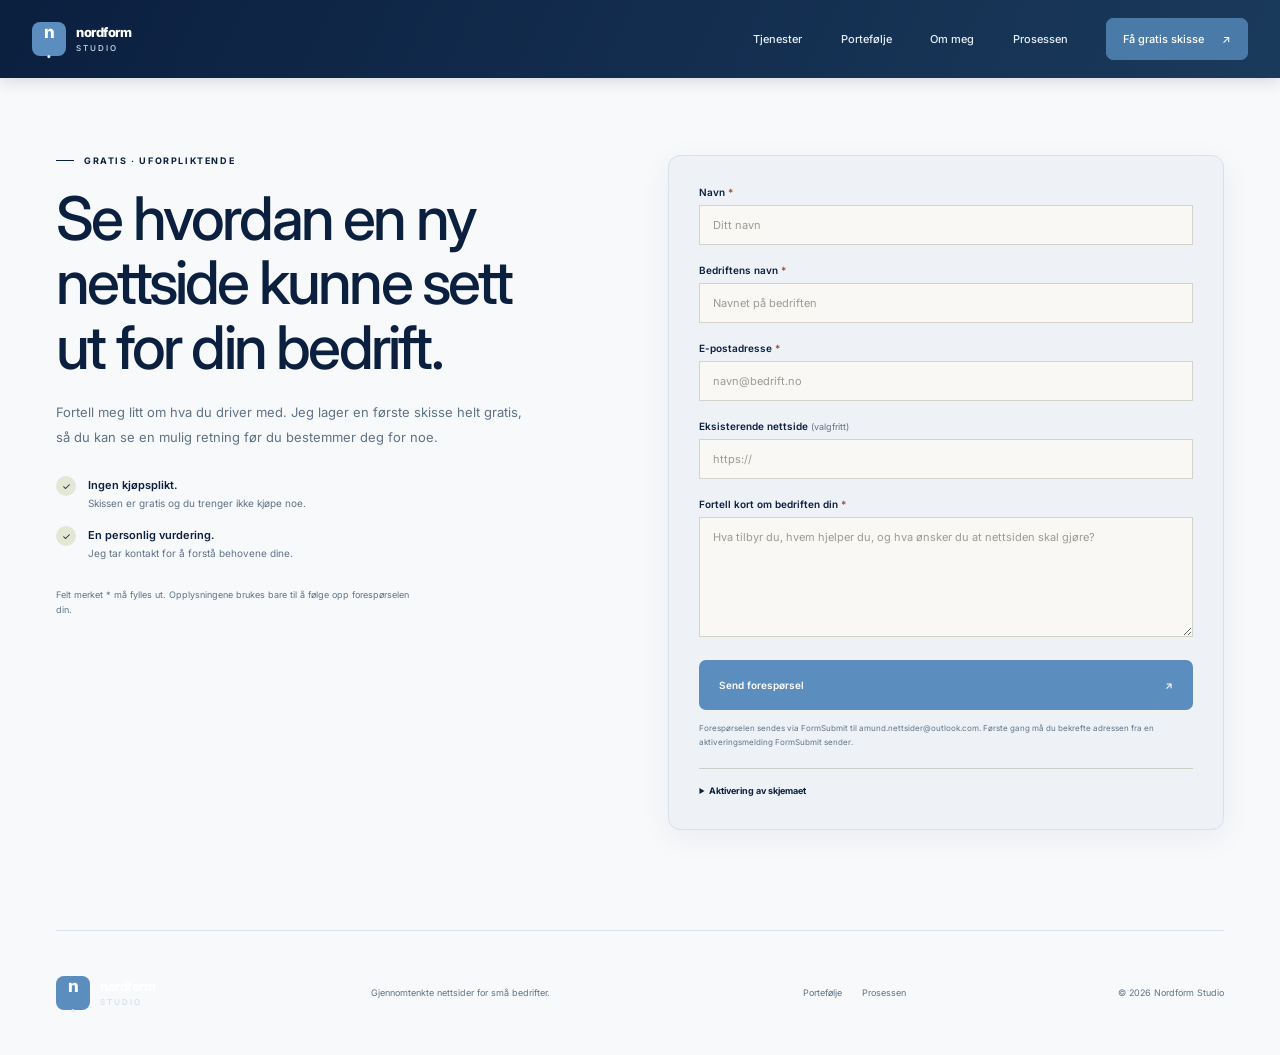
<file: kontakt.html>
<!doctype html>
<html lang="no"><head><meta charset="utf-8" /><meta name="viewport" content="width=device-width, initial-scale=1" /><meta name="description" content="Be om en gratis, uforpliktende skisse til en ny nettside for bedriften din. Ingen kjøpsplikt." /><meta name="theme-color" content="#0b1f3f" /><title>Gratis skisse og kontakt — Nordform</title><link rel="preconnect" href="https://fonts.googleapis.com" /><link rel="preconnect" href="https://fonts.gstatic.com" crossorigin /><link href="https://fonts.googleapis.com/css2?family=Inter:wght@400;500;600;700;800&display=swap" rel="stylesheet" /><link rel="stylesheet" href="styles.css" /></head>
<body><header class="site-header"><a class="brand" href="index.html" aria-label="Nordform — forsiden"><span class="brand-symbol">n<span>.</span></span><span class="brand-name">nordform<span>studio</span></span></a><button class="menu-toggle" type="button" aria-expanded="false" aria-controls="main-navigation" aria-label="Åpne meny"><span></span><span></span></button><nav class="main-navigation" id="main-navigation" aria-label="Hovedmeny"><a href="tjenester.html">Tjenester</a><a href="portefolje.html">Portefølje</a><a href="om.html">Om meg</a><a href="prosess.html">Prosessen</a><a class="nav-cta" href="kontakt.html">Få gratis skisse <span aria-hidden="true">↗</span></a></nav></header>
<main><section class="contact-layout page-width"><div class="contact-copy"><p class="eyebrow"><span></span> Gratis · Uforpliktende</p><h1>Se hvordan en ny nettside kunne sett ut <em>for din bedrift.</em></h1><p class="page-lead">Fortell meg litt om hva du driver med. Jeg lager en første skisse helt gratis, så du kan se en mulig retning før du bestemmer deg for noe.</p><div class="contact-promise"><span>✓</span><p><strong>Ingen kjøpsplikt.</strong><br />Skissen er gratis og du trenger ikke kjøpe noe.</p></div><div class="contact-promise"><span>✓</span><p><strong>En personlig vurdering.</strong><br />Jeg tar kontakt for å forstå behovene dine.</p></div><p class="contact-small">Felt merket * må fylles ut. Opplysningene brukes bare til å følge opp forespørselen din.</p></div>
<form class="contact-form" action="https://formsubmit.co/amund.nettsider@outlook.com" method="POST"><input type="hidden" name="_subject" value="Forespørsel om gratis nettsideskisse — Nordform" /><input type="hidden" name="_template" value="table" /><input type="hidden" name="_captcha" value="true" /><label for="name">Navn <span>*</span></label><input id="name" name="name" autocomplete="name" required maxlength="100" placeholder="Ditt navn" /><label for="business">Bedriftens navn <span>*</span></label><input id="business" name="business" autocomplete="organization" required maxlength="120" placeholder="Navnet på bedriften" /><label for="email">E-postadresse <span>*</span></label><input id="email" name="email" type="email" autocomplete="email" required maxlength="254" placeholder="navn@bedrift.no" /><label for="website">Eksisterende nettside <span class="optional">(valgfritt)</span></label><input id="website" name="website" type="url" autocomplete="url" maxlength="300" placeholder="https://" /><label for="description">Fortell kort om bedriften din <span>*</span></label><textarea id="description" name="description" required minlength="10" maxlength="2000" rows="5" placeholder="Hva tilbyr du, hvem hjelper du, og hva ønsker du at nettsiden skal gjøre?"></textarea><button class="button button-dark form-submit" type="submit">Send forespørsel <span aria-hidden="true">↗</span></button><p class="form-note">Forespørselen sendes via FormSubmit til amund.nettsider@outlook.com. Første gang må du bekrefte adressen fra en aktiveringsmelding FormSubmit sender.</p><details class="form-setup"><summary>Aktivering av skjemaet</summary><ol><li>Publiser nettsiden med denne adressen satt opp.</li><li>Send en testforespørsel fra kontaktskjemaet.</li><li>Åpne aktiveringsmeldingen fra FormSubmit på amund.nettsider@outlook.com og bekreft adressen. Deretter kan nye forespørsler leveres til innboksen.</li></ol><p>FormSubmit er en ekstern tjeneste. Skjemaet sender ikke til innboksen før adressen er bekreftet.</p></details></form></section></main>
<footer class="site-footer page-width"><a class="brand" href="index.html"><span class="brand-symbol">n<span>.</span></span><span class="brand-name">nordform<span>studio</span></span></a><p>Gjennomtenkte nettsider for små bedrifter.</p><div><a href="portefolje.html">Portefølje</a><a href="prosess.html">Prosessen</a></div><span class="copyright">© <span data-year></span> Nordform Studio</span></footer><script src="script.js"></script></body></html>
</file>
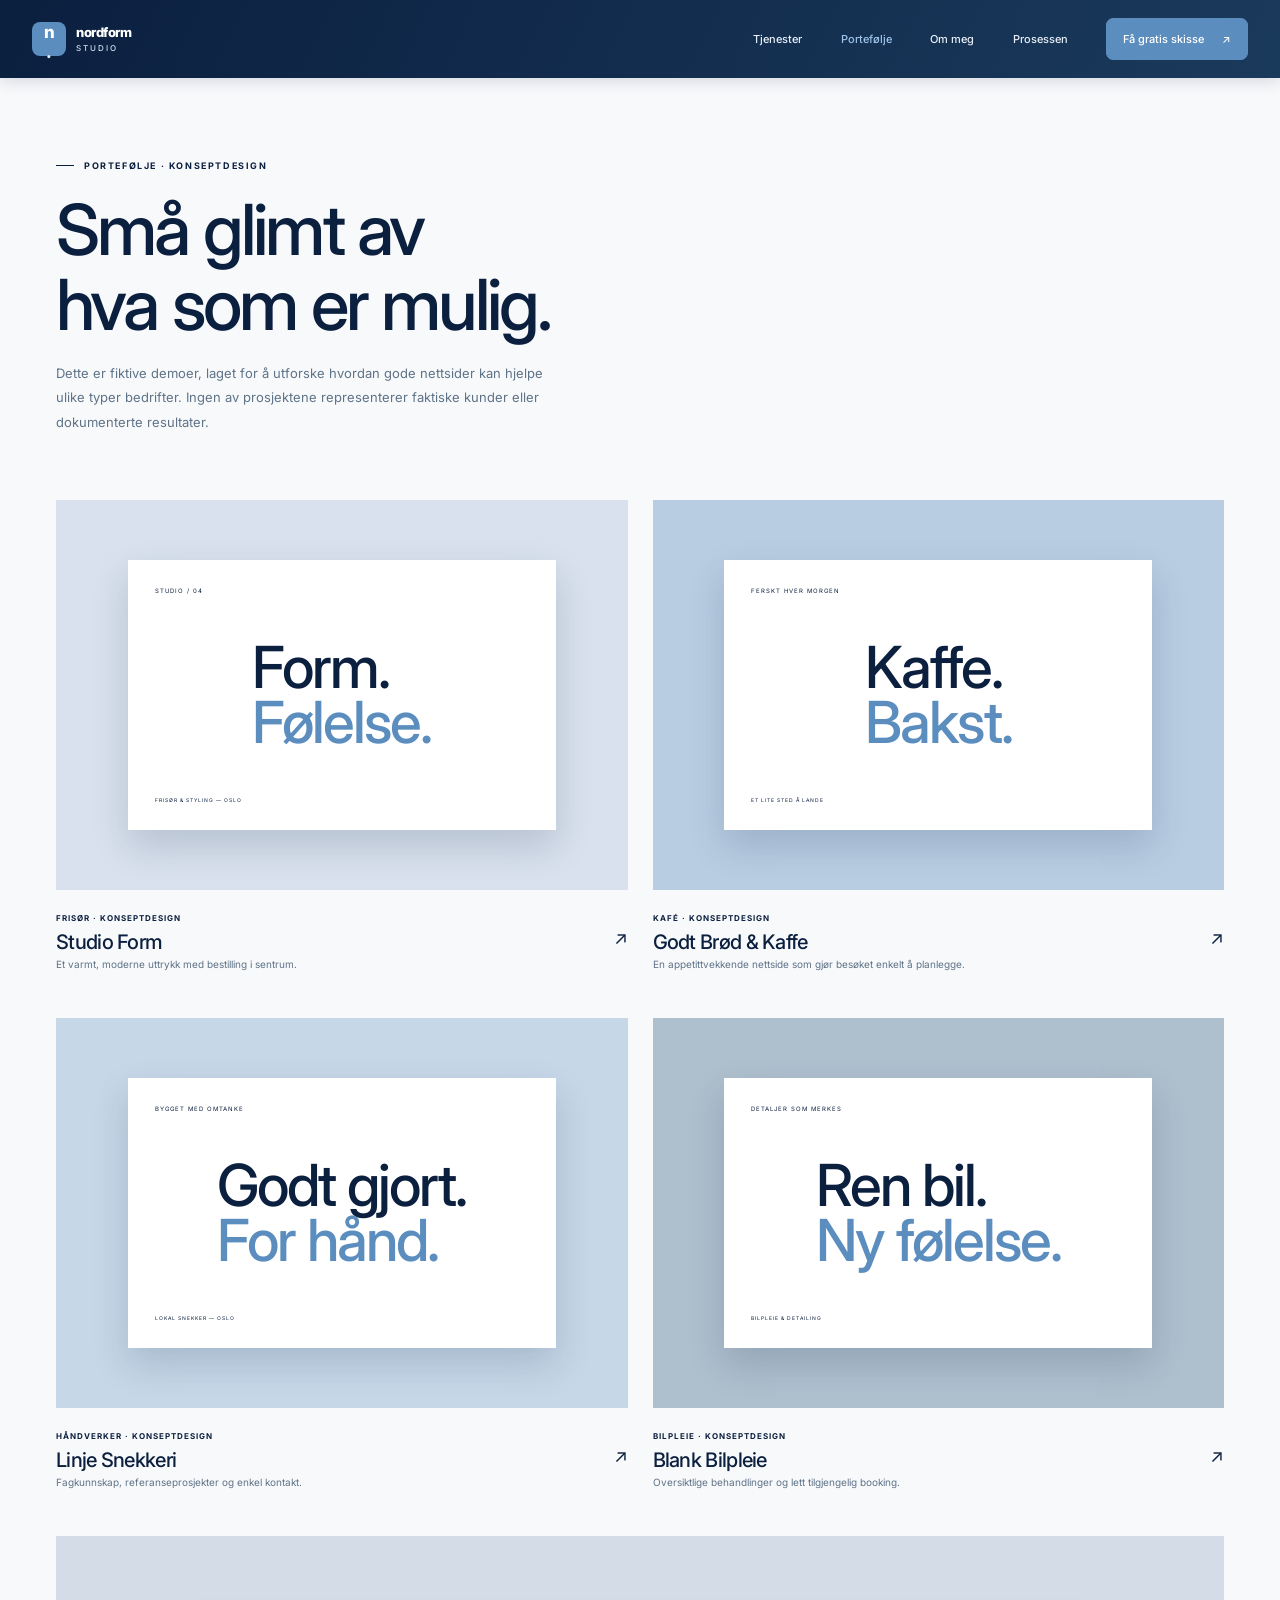
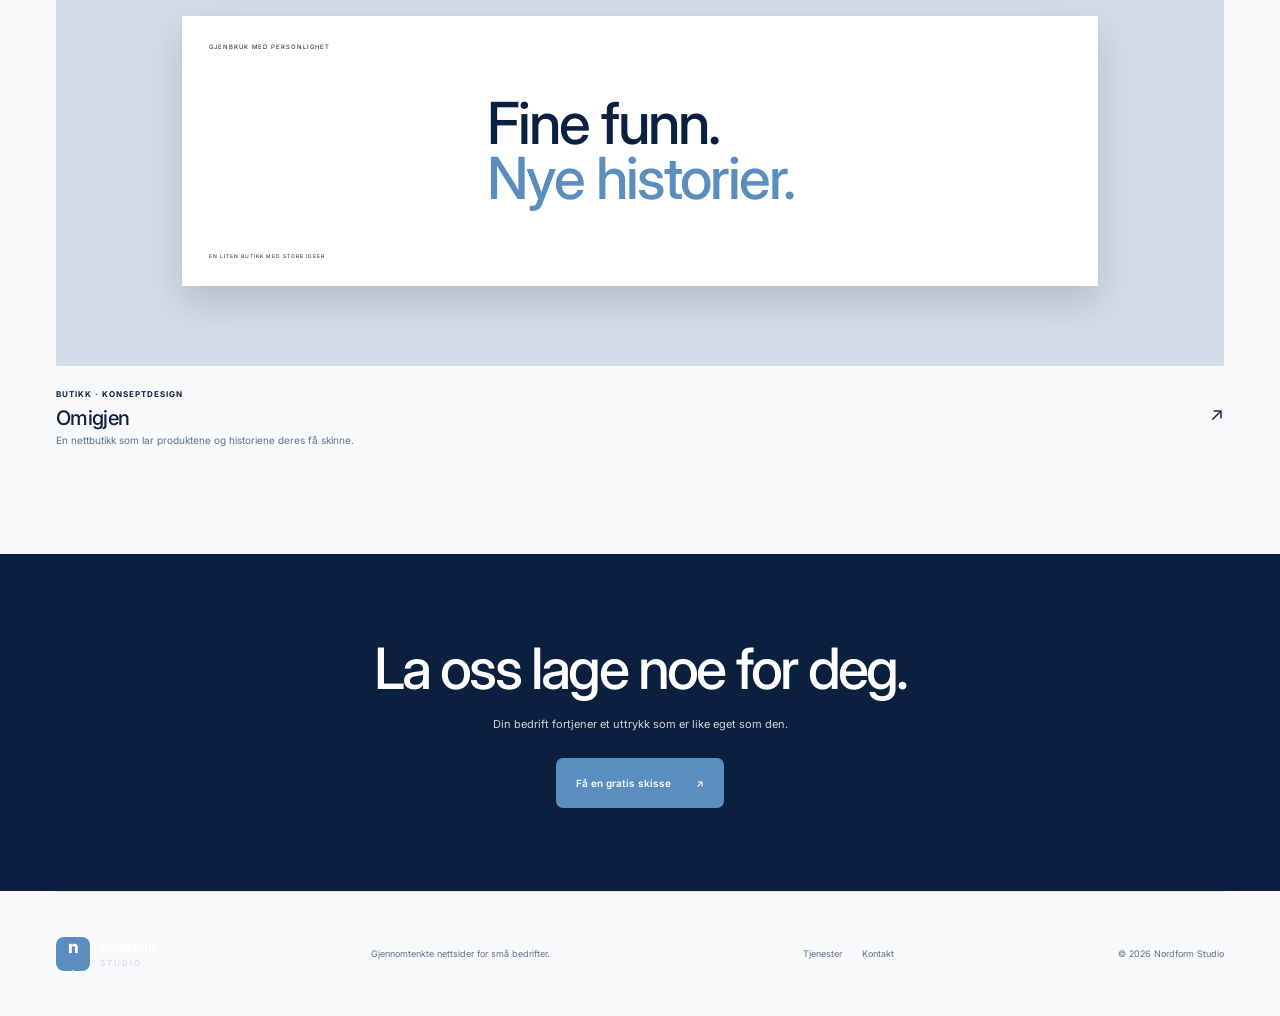
<file: portefolje.html>
<!doctype html>
<html lang="no"><head><meta charset="utf-8" /><meta name="viewport" content="width=device-width, initial-scale=1" /><meta name="description" content="Utforsk Nordforms konseptdesign for frisør, kafé, håndverker, bilpleie og butikk. Alle prosjektene er tydelig merket demo." /><meta name="theme-color" content="#0b1f3f" /><title>Portefølje — Nordform</title><link rel="preconnect" href="https://fonts.googleapis.com" /><link rel="preconnect" href="https://fonts.gstatic.com" crossorigin /><link href="https://fonts.googleapis.com/css2?family=Inter:wght@400;500;600;700;800&display=swap" rel="stylesheet" /><link rel="stylesheet" href="styles.css" /></head>
<body><header class="site-header"><a class="brand" href="index.html" aria-label="Nordform — forsiden"><span class="brand-symbol">n<span>.</span></span><span class="brand-name">nordform<span>studio</span></span></a><button class="menu-toggle" type="button" aria-expanded="false" aria-controls="main-navigation" aria-label="Åpne meny"><span></span><span></span></button><nav class="main-navigation" id="main-navigation" aria-label="Hovedmeny"><a href="tjenester.html">Tjenester</a><a href="portefolje.html">Portefølje</a><a href="om.html">Om meg</a><a href="prosess.html">Prosessen</a><a class="nav-cta" href="kontakt.html">Få gratis skisse <span aria-hidden="true">↗</span></a></nav></header>
<main><section class="page-hero page-width portfolio-hero"><p class="eyebrow"><span></span> Portefølje · Konseptdesign</p><h1>Små glimt av<br /><em>hva som er mulig.</em></h1><p class="page-lead">Dette er fiktive demoer, laget for å utforske hvordan gode nettsider kan hjelpe ulike typer bedrifter. Ingen av prosjektene representerer faktiske kunder eller dokumenterte resultater.</p></section>
<section class="portfolio-grid page-width"><a class="portfolio-card" href="prosjekt.html?prosjekt=frisor"><div class="portfolio-art work-frisor"><div class="mini-site"><span>STUDIO / 04</span><strong>Form.<br /><i>Følelse.</i></strong><small>FRISØR &amp; STYLING — OSLO</small></div></div><div class="portfolio-caption"><div><span>FRISØR · KONSEPTDESIGN</span><h2>Studio Form</h2><p>Et varmt, moderne uttrykk med bestilling i sentrum.</p></div><b>↗</b></div></a><a class="portfolio-card" href="prosjekt.html?prosjekt=kafe"><div class="portfolio-art work-kafe"><div class="mini-site"><span>FERSKT HVER MORGEN</span><strong>Kaffe.<br /><i>Bakst.</i></strong><small>ET LITE STED Å LANDE</small></div></div><div class="portfolio-caption"><div><span>KAFÉ · KONSEPTDESIGN</span><h2>Godt Brød &amp; Kaffe</h2><p>En appetittvekkende nettside som gjør besøket enkelt å planlegge.</p></div><b>↗</b></div></a><a class="portfolio-card" href="prosjekt.html?prosjekt=handverker"><div class="portfolio-art work-handverker"><div class="mini-site"><span>BYGGET MED OMTANKE</span><strong>Godt gjort.<br /><i>For hånd.</i></strong><small>LOKAL SNEKKER — OSLO</small></div></div><div class="portfolio-caption"><div><span>HÅNDVERKER · KONSEPTDESIGN</span><h2>Linje Snekkeri</h2><p>Fagkunnskap, referanseprosjekter og enkel kontakt.</p></div><b>↗</b></div></a><a class="portfolio-card" href="prosjekt.html?prosjekt=bilpleie"><div class="portfolio-art work-bilpleie"><div class="mini-site"><span>DETALJER SOM MERKES</span><strong>Ren bil.<br /><i>Ny følelse.</i></strong><small>BILPLEIE &amp; DETAILING</small></div></div><div class="portfolio-caption"><div><span>BILPLEIE · KONSEPTDESIGN</span><h2>Blank Bilpleie</h2><p>Oversiktlige behandlinger og lett tilgjengelig booking.</p></div><b>↗</b></div></a><a class="portfolio-card portfolio-card-wide" href="prosjekt.html?prosjekt=butikk"><div class="portfolio-art work-butikk"><div class="mini-site"><span>GJENBRUK MED PERSONLIGHET</span><strong>Fine funn.<br /><i>Nye historier.</i></strong><small>EN LITEN BUTIKK MED STORE IDEER</small></div></div><div class="portfolio-caption"><div><span>BUTIKK · KONSEPTDESIGN</span><h2>Omigjen</h2><p>En nettbutikk som lar produktene og historiene deres få skinne.</p></div><b>↗</b></div></a></section>
<section class="page-cta"><h2>La oss lage noe for deg.</h2><p>Din bedrift fortjener et uttrykk som er like eget som den.</p><a class="button button-light" href="kontakt.html">Få en gratis skisse <span aria-hidden="true">↗</span></a></section></main>
<footer class="site-footer page-width"><a class="brand" href="index.html"><span class="brand-symbol">n<span>.</span></span><span class="brand-name">nordform<span>studio</span></span></a><p>Gjennomtenkte nettsider for små bedrifter.</p><div><a href="tjenester.html">Tjenester</a><a href="kontakt.html">Kontakt</a></div><span class="copyright">© <span data-year></span> Nordform Studio</span></footer><script src="script.js"></script></body></html>
</file>
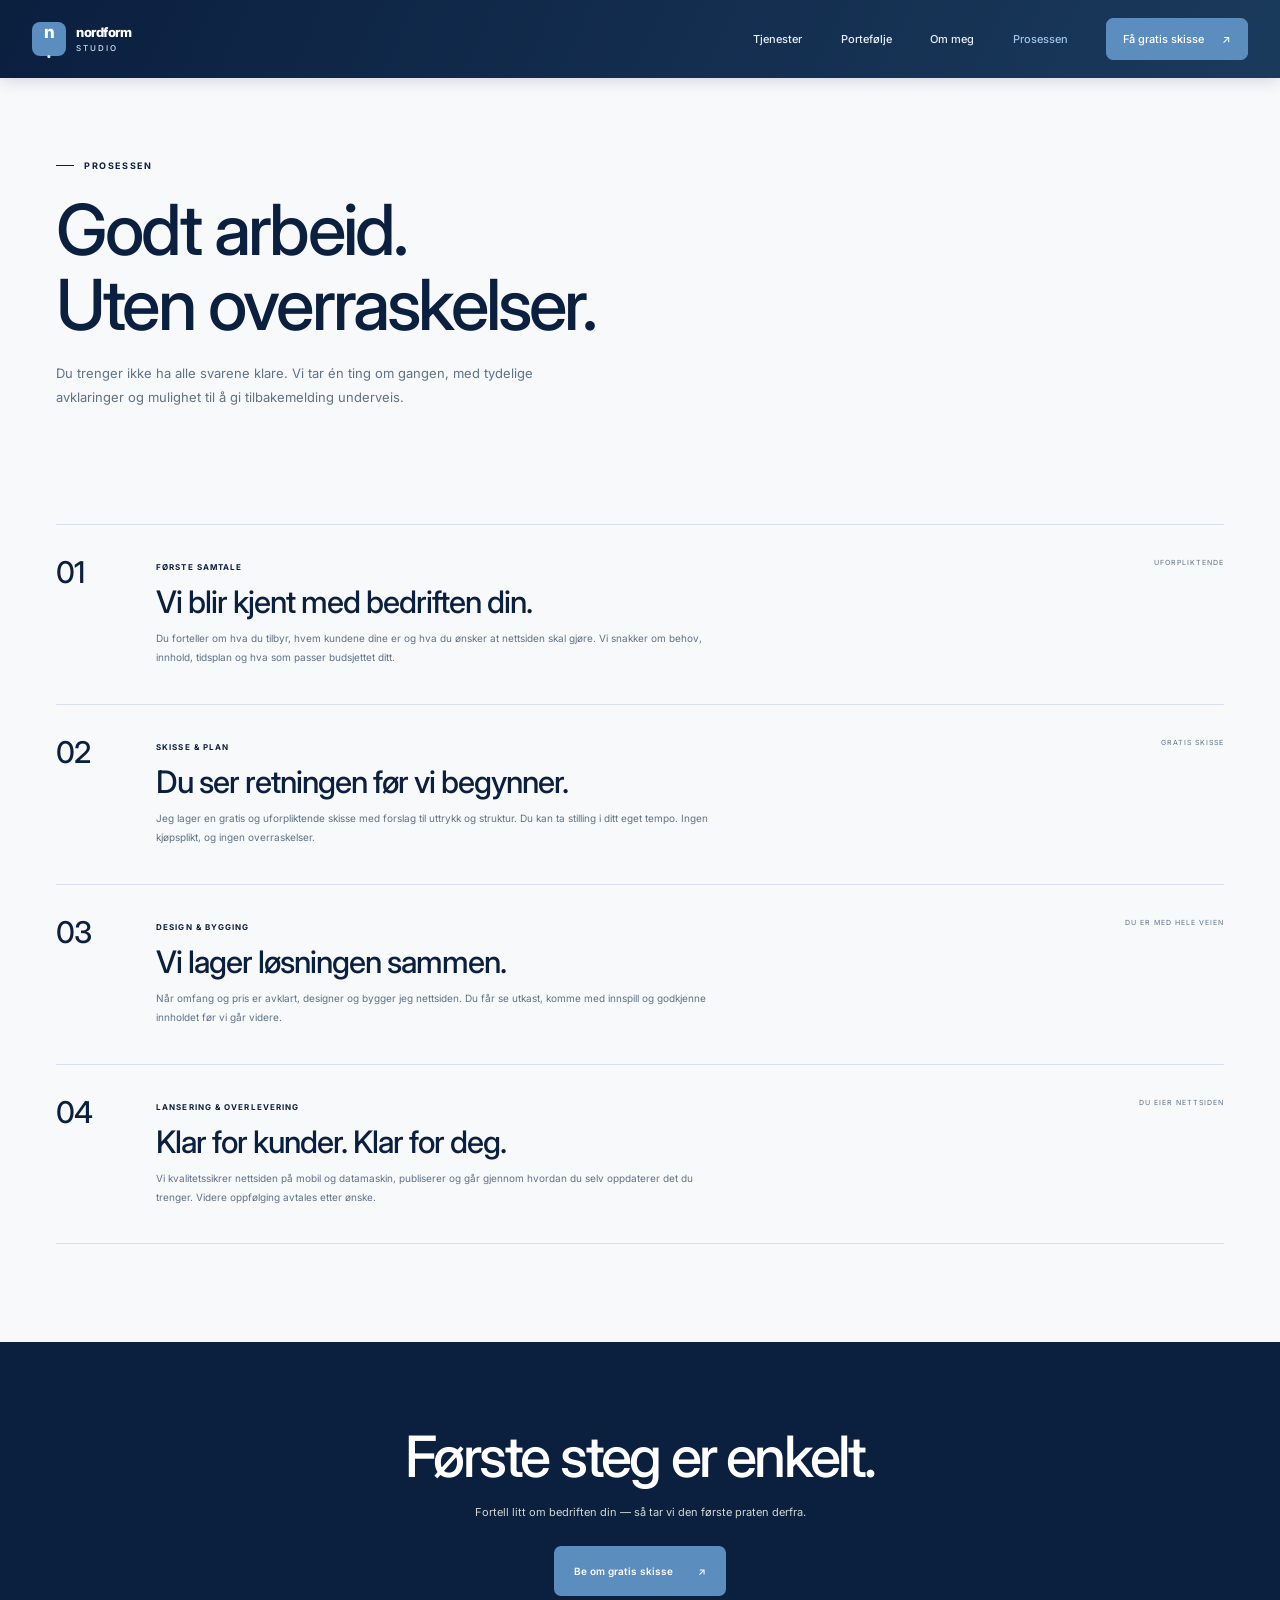
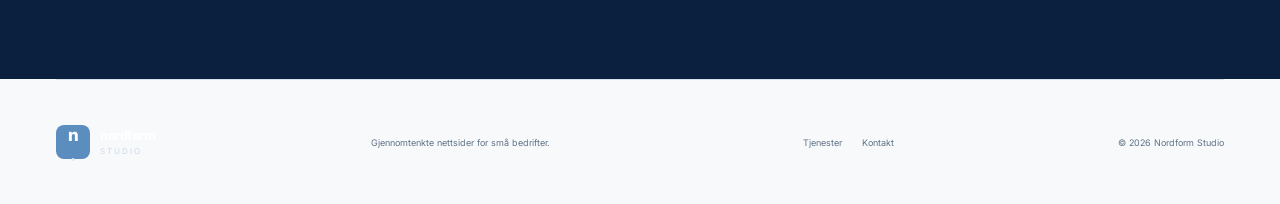
<file: prosess.html>
<!doctype html>
<html lang="no"><head><meta charset="utf-8" /><meta name="viewport" content="width=device-width, initial-scale=1" /><meta name="description" content="Slik går vi fra første samtale til ferdig nettside — fire enkle og oversiktlige steg." /><meta name="theme-color" content="#0b1f3f" /><title>Prosessen — Nordform</title><link rel="preconnect" href="https://fonts.googleapis.com" /><link rel="preconnect" href="https://fonts.gstatic.com" crossorigin /><link href="https://fonts.googleapis.com/css2?family=Inter:wght@400;500;600;700;800&display=swap" rel="stylesheet" /><link rel="stylesheet" href="styles.css" /></head>
<body><header class="site-header"><a class="brand" href="index.html" aria-label="Nordform — forsiden"><span class="brand-symbol">n<span>.</span></span><span class="brand-name">nordform<span>studio</span></span></a><button class="menu-toggle" type="button" aria-expanded="false" aria-controls="main-navigation" aria-label="Åpne meny"><span></span><span></span></button><nav class="main-navigation" id="main-navigation" aria-label="Hovedmeny"><a href="tjenester.html">Tjenester</a><a href="portefolje.html">Portefølje</a><a href="om.html">Om meg</a><a href="prosess.html">Prosessen</a><a class="nav-cta" href="kontakt.html">Få gratis skisse <span aria-hidden="true">↗</span></a></nav></header>
<main><section class="page-hero page-width"><p class="eyebrow"><span></span> Prosessen</p><h1>Godt arbeid.<br /><em>Uten overraskelser.</em></h1><p class="page-lead">Du trenger ikke ha alle svarene klare. Vi tar én ting om gangen, med tydelige avklaringer og mulighet til å gi tilbakemelding underveis.</p></section>
<section class="process-section"><div class="page-width process-list"><article class="process-step"><span class="process-number">01</span><div><span class="service-number">FØRSTE SAMTALE</span><h2>Vi blir kjent med bedriften din.</h2><p>Du forteller om hva du tilbyr, hvem kundene dine er og hva du ønsker at nettsiden skal gjøre. Vi snakker om behov, innhold, tidsplan og hva som passer budsjettet ditt.</p></div><span class="step-note">UFORPLIKTENDE</span></article><article class="process-step"><span class="process-number">02</span><div><span class="service-number">SKISSE &amp; PLAN</span><h2>Du ser retningen før vi begynner.</h2><p>Jeg lager en gratis og uforpliktende skisse med forslag til uttrykk og struktur. Du kan ta stilling i ditt eget tempo. Ingen kjøpsplikt, og ingen overraskelser.</p></div><span class="step-note">GRATIS SKISSE</span></article><article class="process-step"><span class="process-number">03</span><div><span class="service-number">DESIGN &amp; BYGGING</span><h2>Vi lager løsningen sammen.</h2><p>Når omfang og pris er avklart, designer og bygger jeg nettsiden. Du får se utkast, komme med innspill og godkjenne innholdet før vi går videre.</p></div><span class="step-note">DU ER MED HELE VEIEN</span></article><article class="process-step"><span class="process-number">04</span><div><span class="service-number">LANSERING &amp; OVERLEVERING</span><h2>Klar for kunder. Klar for deg.</h2><p>Vi kvalitetssikrer nettsiden på mobil og datamaskin, publiserer og går gjennom hvordan du selv oppdaterer det du trenger. Videre oppfølging avtales etter ønske.</p></div><span class="step-note">DU EIER NETTSIDEN</span></article></div></section>
<section class="page-cta"><h2>Første steg er enkelt.</h2><p>Fortell litt om bedriften din — så tar vi den første praten derfra.</p><a class="button button-light" href="kontakt.html">Be om gratis skisse <span aria-hidden="true">↗</span></a></section></main>
<footer class="site-footer page-width"><a class="brand" href="index.html"><span class="brand-symbol">n<span>.</span></span><span class="brand-name">nordform<span>studio</span></span></a><p>Gjennomtenkte nettsider for små bedrifter.</p><div><a href="tjenester.html">Tjenester</a><a href="kontakt.html">Kontakt</a></div><span class="copyright">© <span data-year></span> Nordform Studio</span></footer><script src="script.js"></script></body></html>
</file>
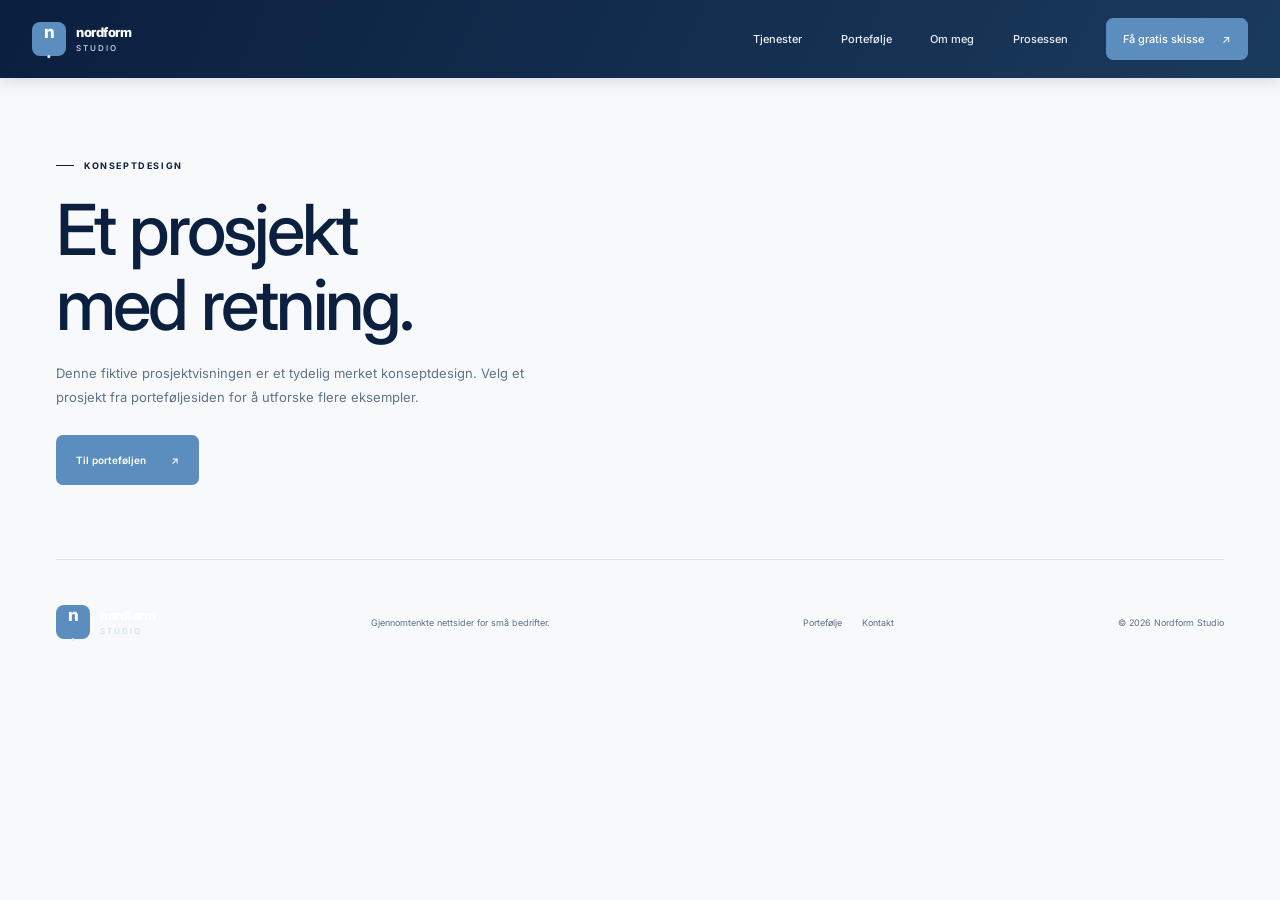
<file: prosjekt.html>
<!doctype html>
<html lang="no"><head><meta charset="utf-8" /><meta name="viewport" content="width=device-width, initial-scale=1" /><meta name="description" content="Utforsk konseptdesign fra Nordform, med desktop- og mobilvisning, designidé og funksjoner." /><meta name="theme-color" content="#0b1f3f" /><title>Prosjekt — Nordform</title><link rel="preconnect" href="https://fonts.googleapis.com" /><link rel="preconnect" href="https://fonts.gstatic.com" crossorigin /><link href="https://fonts.googleapis.com/css2?family=Inter:wght@400;500;600;700;800&display=swap" rel="stylesheet" /><link rel="stylesheet" href="styles.css" /></head>
<body><header class="site-header"><a class="brand" href="index.html" aria-label="Nordform — forsiden"><span class="brand-symbol">n<span>.</span></span><span class="brand-name">nordform<span>studio</span></span></a><button class="menu-toggle" type="button" aria-expanded="false" aria-controls="main-navigation" aria-label="Åpne meny"><span></span><span></span></button><nav class="main-navigation" id="main-navigation" aria-label="Hovedmeny"><a href="tjenester.html">Tjenester</a><a href="portefolje.html">Portefølje</a><a href="om.html">Om meg</a><a href="prosess.html">Prosessen</a><a class="nav-cta" href="kontakt.html">Få gratis skisse <span aria-hidden="true">↗</span></a></nav></header>
<main id="project-content" aria-live="polite"><section class="page-hero page-width"><p class="eyebrow"><span></span> Konseptdesign</p><h1>Et prosjekt<br /><em>med retning.</em></h1><p class="page-lead">Denne fiktive prosjektvisningen er et tydelig merket konseptdesign. Velg et prosjekt fra porteføljesiden for å utforske flere eksempler.</p><a class="button button-dark" href="portefolje.html">Til porteføljen <span aria-hidden="true">↗</span></a></section></main>
<footer class="site-footer page-width"><a class="brand" href="index.html"><span class="brand-symbol">n<span>.</span></span><span class="brand-name">nordform<span>studio</span></span></a><p>Gjennomtenkte nettsider for små bedrifter.</p><div><a href="portefolje.html">Portefølje</a><a href="kontakt.html">Kontakt</a></div><span class="copyright">© <span data-year></span> Nordform Studio</span></footer><script src="script.js"></script></body></html>
</file>
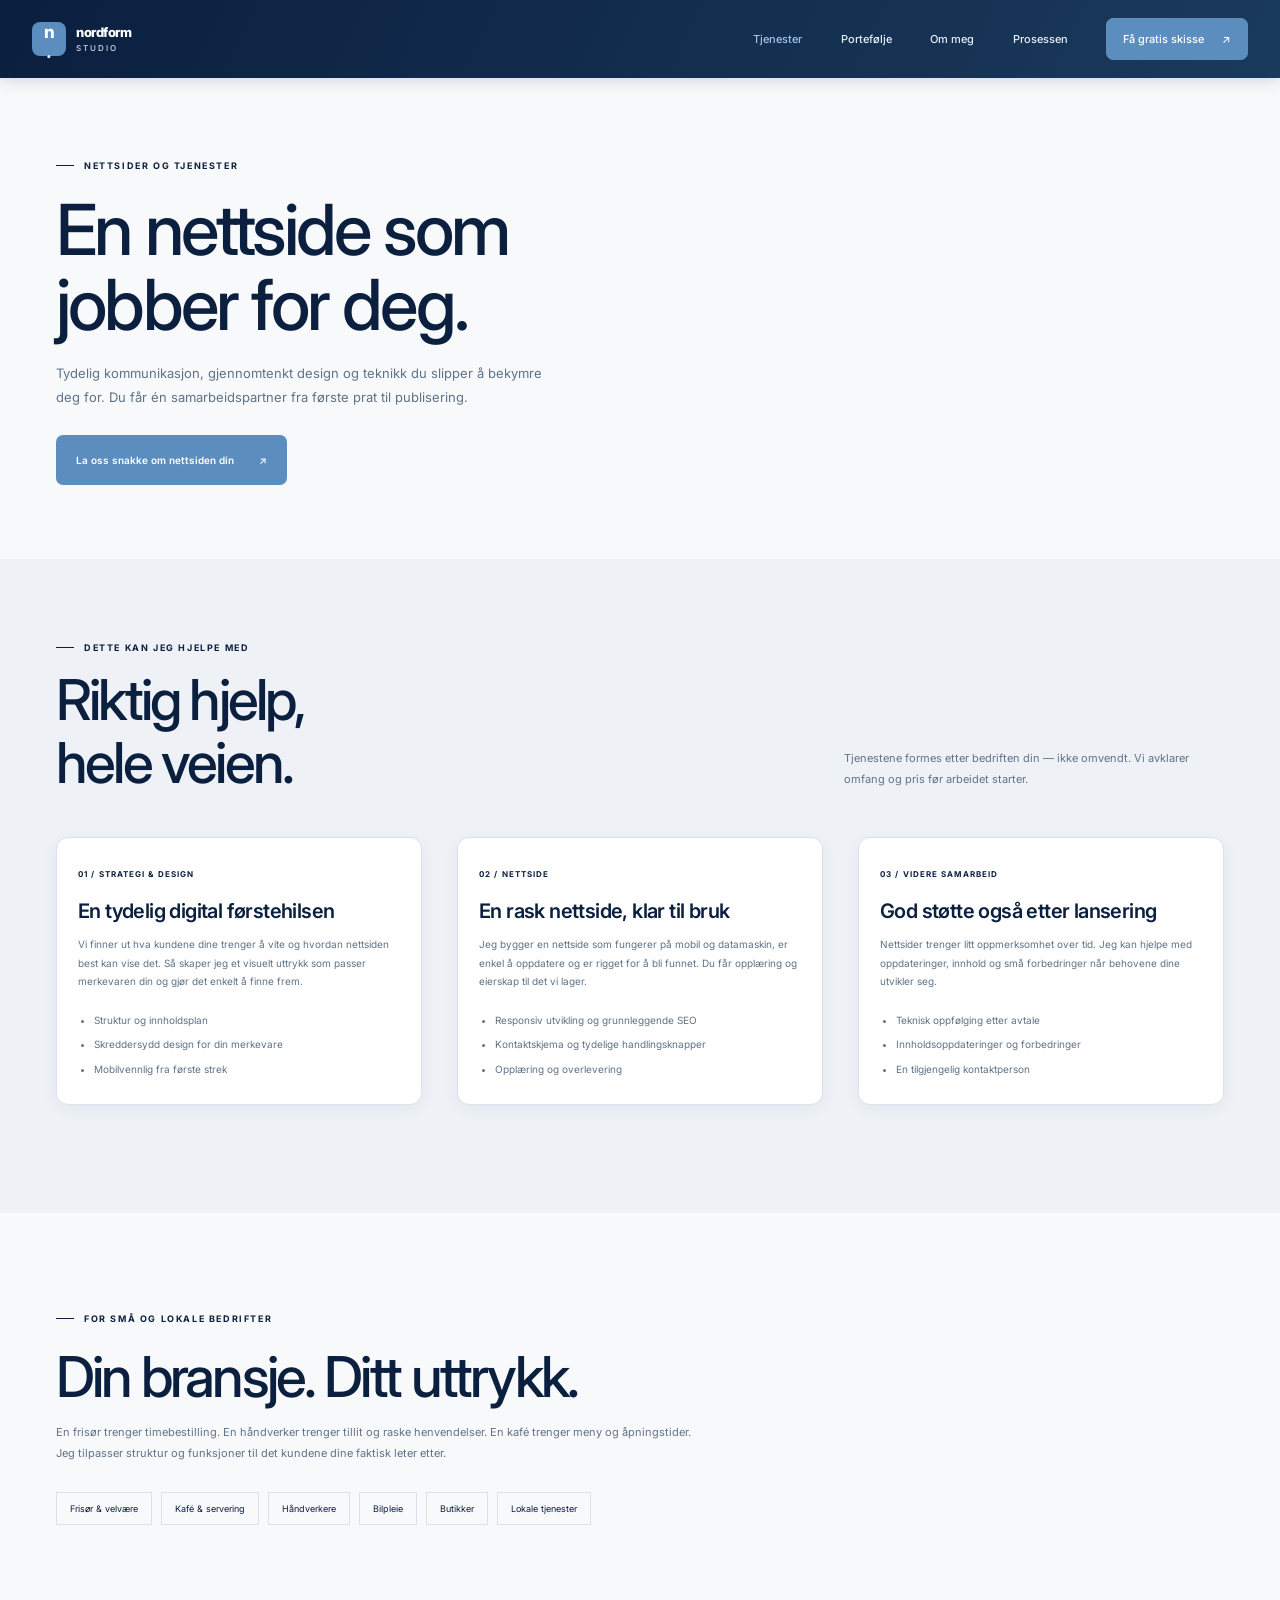
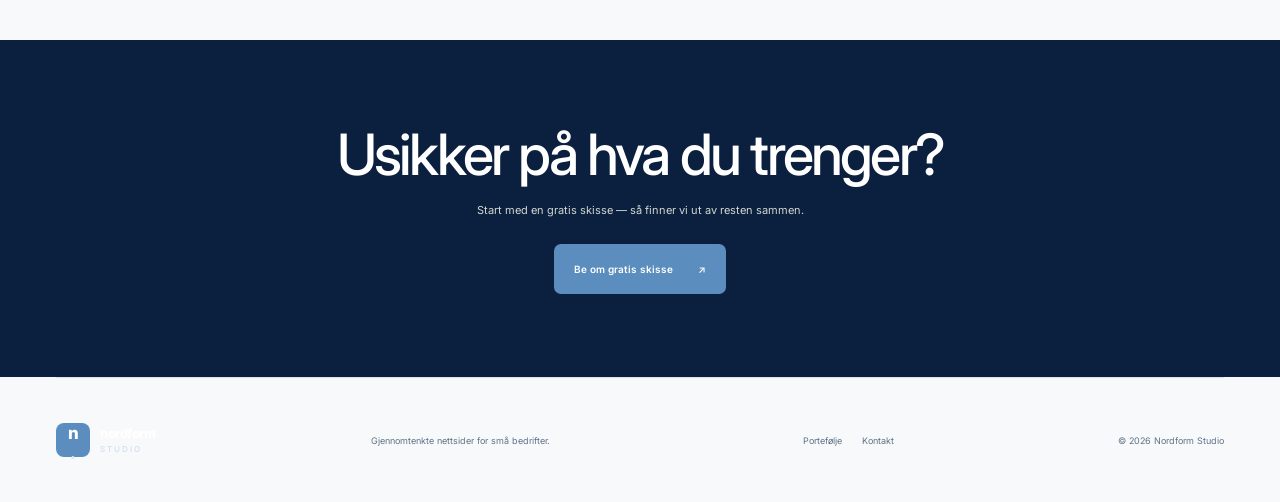
<file: tjenester.html>
<!doctype html>
<html lang="no"><head><meta charset="utf-8" /><meta name="viewport" content="width=device-width, initial-scale=1" /><meta name="description" content="Se hva som inngår når Nordform lager nettsider for små bedrifter — fra skisse og design til publisering." /><meta name="theme-color" content="#0b1f3f" /><title>Nettsider og tjenester — Nordform</title><link rel="preconnect" href="https://fonts.googleapis.com" /><link rel="preconnect" href="https://fonts.gstatic.com" crossorigin /><link href="https://fonts.googleapis.com/css2?family=Inter:wght@400;500;600;700;800&display=swap" rel="stylesheet" /><link rel="stylesheet" href="styles.css" /></head>
<body><header class="site-header"><a class="brand" href="index.html" aria-label="Nordform — forsiden"><span class="brand-symbol">n<span>.</span></span><span class="brand-name">nordform<span>studio</span></span></a><button class="menu-toggle" type="button" aria-expanded="false" aria-controls="main-navigation" aria-label="Åpne meny"><span></span><span></span></button><nav class="main-navigation" id="main-navigation" aria-label="Hovedmeny"><a href="tjenester.html">Tjenester</a><a href="portefolje.html">Portefølje</a><a href="om.html">Om meg</a><a href="prosess.html">Prosessen</a><a class="nav-cta" href="kontakt.html">Få gratis skisse <span aria-hidden="true">↗</span></a></nav></header>
<main><section class="page-hero page-width"><p class="eyebrow"><span></span> Nettsider og tjenester</p><h1>En nettside som<br /><em>jobber for deg.</em></h1><p class="page-lead">Tydelig kommunikasjon, gjennomtenkt design og teknikk du slipper å bekymre deg for. Du får én samarbeidspartner fra første prat til publisering.</p><a class="button button-dark" href="kontakt.html">La oss snakke om nettsiden din <span aria-hidden="true">↗</span></a></section>
<section class="service-detail-section"><div class="page-width"><div class="section-heading"><div><p class="eyebrow"><span></span> Dette kan jeg hjelpe med</p><h2>Riktig hjelp,<br /><em>hele veien.</em></h2></div><p class="section-description">Tjenestene formes etter bedriften din — ikke omvendt. Vi avklarer omfang og pris før arbeidet starter.</p></div><div class="service-detail-grid"><article class="service-detail"><span class="service-number">01 / STRATEGI &amp; DESIGN</span><h3>En tydelig digital førstehilsen</h3><p>Vi finner ut hva kundene dine trenger å vite og hvordan nettsiden best kan vise det. Så skaper jeg et visuelt uttrykk som passer merkevaren din og gjør det enkelt å finne frem.</p><ul><li>Struktur og innholdsplan</li><li>Skreddersydd design for din merkevare</li><li>Mobilvennlig fra første strek</li></ul></article><article class="service-detail"><span class="service-number">02 / NETTSIDE</span><h3>En rask nettside, klar til bruk</h3><p>Jeg bygger en nettside som fungerer på mobil og datamaskin, er enkel å oppdatere og er rigget for å bli funnet. Du får opplæring og eierskap til det vi lager.</p><ul><li>Responsiv utvikling og grunnleggende SEO</li><li>Kontaktskjema og tydelige handlingsknapper</li><li>Opplæring og overlevering</li></ul></article><article class="service-detail"><span class="service-number">03 / VIDERE SAMARBEID</span><h3>God støtte også etter lansering</h3><p>Nettsider trenger litt oppmerksomhet over tid. Jeg kan hjelpe med oppdateringer, innhold og små forbedringer når behovene dine utvikler seg.</p><ul><li>Teknisk oppfølging etter avtale</li><li>Innholdsoppdateringer og forbedringer</li><li>En tilgjengelig kontaktperson</li></ul></article></div></div></section>
<section class="business-section page-width"><p class="eyebrow"><span></span> For små og lokale bedrifter</p><h2>Din bransje. Ditt uttrykk.</h2><p class="section-description">En frisør trenger timebestilling. En håndverker trenger tillit og raske henvendelser. En kafé trenger meny og åpningstider. Jeg tilpasser struktur og funksjoner til det kundene dine faktisk leter etter.</p><div class="industry-tags"><span>Frisør &amp; velvære</span><span>Kafé &amp; servering</span><span>Håndverkere</span><span>Bilpleie</span><span>Butikker</span><span>Lokale tjenester</span></div></section><section class="page-cta"><h2>Usikker på hva du trenger?</h2><p>Start med en gratis skisse — så finner vi ut av resten sammen.</p><a class="button button-light" href="kontakt.html">Be om gratis skisse <span aria-hidden="true">↗</span></a></section></main>
<footer class="site-footer page-width"><a class="brand" href="index.html"><span class="brand-symbol">n<span>.</span></span><span class="brand-name">nordform<span>studio</span></span></a><p>Gjennomtenkte nettsider for små bedrifter.</p><div><a href="portefolje.html">Portefølje</a><a href="kontakt.html">Kontakt</a></div><span class="copyright">© <span data-year></span> Nordform Studio</span></footer><script src="script.js"></script></body></html>
</file>
<file: styles.css>
:root {
  color-scheme: light;
  --paper: #f8f9fb;
  --paper-deep: #eef2f7;
  --ink: #0b1f3f;
  --muted: #5f7387;
  --forest: #0b1f3f;
  --forest-dark: #1a3a5c;
  --lime: #7ba5d1;
  --line: #d8e1ed;
  --accent-color: #5b8dbe;
  --accent-dark: #4a7aa8;
  --sans: "Inter", Arial, sans-serif;
  --display: "Inter", Arial, sans-serif;
}

* { box-sizing: border-box; }
html { scroll-behavior: smooth; }
body { margin: 0; background: var(--paper); color: var(--ink); font-family: var(--sans); -webkit-font-smoothing: antialiased; }
a { color: inherit; text-decoration: none; }
img { display: block; max-width: 100%; }
button, input, textarea { font: inherit; }
.page-width { width: min(100% - 112px, 1280px); margin-inline: auto; }
.site-header { width: 100%; height: 78px; padding-inline: max(32px, calc((100vw - 1280px) / 2)); display: flex; align-items: center; justify-content: space-between; position: sticky; top: 0; z-index: 5; background: linear-gradient(115deg, #0b1f3f, #1a3a5c); box-shadow: 0 2px 16px rgb(11 31 63 / 17%); }
.brand { display: inline-flex; align-items: center; gap: 10px; }
.brand-symbol { width: 34px; height: 34px; display: grid; place-items: center; border-radius: 8px; background: var(--accent-color); color: white; font-family: var(--display); font-weight: 800; font-size: 17px; letter-spacing: -2px; padding-right: 2px; }
.brand-symbol span { color: #dce9f7; }
.brand-name { display: grid; color: white; font-family: var(--display); font-size: 13px; font-weight: 800; letter-spacing: -.5px; line-height: 1.05; }
.brand-name span { margin-top: 4px; color: #d1deed; font-family: var(--sans); font-size: 8px; font-weight: 500; letter-spacing: 2px; text-transform: uppercase; }
.main-navigation { display: flex; align-items: center; gap: clamp(20px, 3vw, 43px); font-size: 11px; font-weight: 500; }
.main-navigation > a:not(.nav-cta) { color: #e7eef7; transition: color 160ms ease; }
.main-navigation > a:not(.nav-cta):hover, .main-navigation > a[aria-current="page"]:not(.nav-cta) { color: #9fc3e8; }
.nav-cta { display: inline-flex; align-items: center; gap: 18px; padding: 13px 16px; border: 1px solid var(--accent-color); border-radius: 7px; background: var(--accent-color); color: white; transition: color 160ms ease, background 160ms ease; }
.nav-cta:hover, .nav-cta[aria-current="page"] { border-color: var(--accent-dark); background: var(--accent-dark); color: white; }
.menu-toggle { display: none; }
.home-hero { min-height: 635px; padding-block: 62px 70px; display: grid; grid-template-columns: .88fr 1.12fr; align-items: center; gap: 5%; }
.hero-copy { position: relative; z-index: 1; }
.eyebrow { margin: 0 0 21px; display: flex; align-items: center; gap: 10px; color: var(--forest); font-size: 9px; font-weight: 700; letter-spacing: 1.6px; text-transform: uppercase; }
.eyebrow > span { width: 18px; height: 1px; background: currentColor; }
h1, h2, h3, p { margin-top: 0; }
h1, h2 { font-family: var(--display); font-weight: 500; letter-spacing: -2.8px; }
h1 { margin-bottom: 20px; font-size: clamp(47px, 5.5vw, 75px); line-height: 1.07; }
h1 em, h2 em { color: var(--forest); font-style: normal; }
.hero-intro, .page-lead { max-width: 490px; margin-bottom: 27px; color: var(--muted); font-size: 13px; line-height: 1.9; }
.hero-actions { display: flex; align-items: center; flex-wrap: wrap; gap: 22px; }
.button { min-height: 50px; padding: 0 19px; display: inline-flex; align-items: center; justify-content: center; gap: 25px; border: 1px solid transparent; border-radius: 7px; font-size: 10px; font-weight: 600; transition: transform 180ms ease, background 180ms ease, color 180ms ease; }
.button:hover { transform: translateY(-2px); }
.button-dark { border-radius: 7px; background: var(--accent-color); color: white; }
.button-dark:hover { background: var(--accent-dark); }
.button-light { border-radius: 7px; background: var(--accent-color); color: white; }
.button-light:hover { background: var(--accent-dark); }
.button-outline { border-color: var(--accent-color); border-radius: 7px; color: var(--forest); }
.button-outline:hover { background: var(--accent-color); color: white; }
.text-link { padding-bottom: 5px; border-bottom: 1px solid var(--line); color: var(--accent-dark); font-size: 10px; font-weight: 600; }
.text-link span { padding-left: 8px; }
.hero-note { margin-top: 42px; display: flex; align-items: center; gap: 10px; color: var(--muted); font-size: 9px; }
.note-mark { color: var(--forest); font-size: 16px; }
.hero-visual { min-width: 0; position: relative; padding: 12px 30px 27px 0; }
.browser-frame { overflow: hidden; border: 1px solid var(--line); border-radius: 12px; background: white; box-shadow: 0 20px 54px rgb(11 31 63 / 13%); }
.browser-bar { height: 34px; padding: 0 12px; display: flex; align-items: center; gap: 12px; background: #f8f8f5; border-bottom: 1px solid #e8e9e3; }
.browser-dots { display: flex; gap: 4px; }
.browser-dots i { width: 5px; height: 5px; border-radius: 50%; background: #d0d2ca; }
.browser-address { width: 48%; margin: auto; padding: 4px; border-radius: 2px; background: white; color: #8b9087; font-size: 6px; text-align: center; }
.browser-menu { color: #8b9087; font-size: 8px; }
.demo-site { min-height: 335px; padding: 19px 23px 15px; overflow: hidden; background: #eef2f7; color: #0b1f3f; }
.demo-nav { display: flex; justify-content: space-between; align-items: center; font-size: 6px; letter-spacing: .6px; }
.demo-nav strong { font-family: var(--display); font-size: 9px; letter-spacing: 1.3px; }
.demo-nav strong i { color: #5b8dbe; font-style: normal; font-weight: 500; }
.demo-spa-content { min-height: 244px; display: grid; grid-template-columns: 1fr .92fr; align-items: center; gap: 13px; }
.demo-spa-content small, .demo-site small { font-size: 5px; letter-spacing: 1px; }
.demo-spa-content h2 { margin: 9px 0; font-size: clamp(25px, 3.6vw, 47px); line-height: 1.04; letter-spacing: -2px; }
.demo-spa-content h2 i { color: #5b8dbe; font-style: normal; }
.demo-spa-content p { margin: 0 0 14px; color: #5f7387; font-size: 7px; }
.demo-spa-content b { font-size: 5px; letter-spacing: .5px; }
.demo-spa-content img { width: 100%; height: 175px; object-fit: cover; }
.demo-footer { display: flex; justify-content: space-between; border-top: 1px solid var(--line); padding-top: 9px; color: #5f7387; font-size: 5px; letter-spacing: .7px; }
.device-phone { width: 120px; position: absolute; right: 0; bottom: 0; padding: 7px; border: 1px solid #263c59; border-radius: 17px; background: #0b1f3f; box-shadow: 0 12px 30px rgb(11 31 63 / 20%); }
.phone-speaker { width: 29px; height: 4px; margin: 1px auto 6px; border-radius: 5px; background: #59615b; }
.phone-screen { min-height: 188px; padding: 9px 7px; background: #f8f9fb; }
.phone-screen > span { display: block; margin-bottom: 7px; font-family: var(--display); font-size: 5px; font-weight: 800; letter-spacing: .8px; }
.phone-screen img { width: 100%; height: 62px; margin-bottom: 7px; object-fit: cover; }
.phone-screen small { display: block; font-size: 4px; letter-spacing: .5px; }
.phone-screen strong { display: block; margin: 4px 0 9px; font-family: var(--display); font-size: 15px; font-weight: 500; line-height: 1.08; letter-spacing: -1px; }
.phone-screen strong i { color: #5b8dbe; font-style: normal; }
.phone-screen b { font-size: 4px; }
.visual-caption { position: absolute; right: 32px; bottom: 4px; left: 2px; display: flex; justify-content: space-between; color: var(--muted); font-size: 7px; letter-spacing: 1px; }
.proof-strip { background: var(--forest-dark); color: #f5f4ec; }
.proof-inner { min-height: 78px; display: flex; align-items: center; justify-content: space-between; gap: 20px; }
.proof-inner > span { color: var(--lime); font-size: 8px; letter-spacing: 1.25px; }
.proof-inner p { margin: 0; font-family: var(--display); font-size: 12px; }
.proof-inner i { padding-inline: 12px; color: var(--lime); font-style: normal; }
.section { padding-block: 112px; }
.section-heading { margin-bottom: 43px; display: flex; align-items: end; justify-content: space-between; gap: 50px; }
.section-heading .eyebrow { margin-bottom: 15px; }
.section-heading h2, .service-teaser h2, .business-section h2 { margin-bottom: 0; font-size: clamp(39px, 4.4vw, 57px); line-height: 1.12; }
.section-description { max-width: 380px; margin: 0 0 4px; color: var(--muted); font-size: 11px; line-height: 1.9; }
.work-grid { display: grid; grid-template-columns: 1.2fr .8fr; gap: 25px; }
.work-card { min-width: 0; display: block; }
.work-image { height: 365px; padding: 26px; display: grid; place-items: center; overflow: hidden; transition: background 250ms ease; }
.work-card-large .work-image { height: 430px; }
.work-frisor { background: #d8e1ed; }
.work-kafe { background: #b8cde2; }
.work-handverker { background: #c6d7e8; }
.work-bilpleie { background: #aebfce; }
.work-butikk { background: #d3dce7; }
.mini-site { width: 88%; min-height: 235px; padding: 23px; display: flex; flex-direction: column; align-items: flex-start; justify-content: space-between; background: white; color: #0b1f3f; box-shadow: 0 16px 35px rgb(11 31 63 / 16%); transition: transform 250ms ease; }
.work-card:hover .mini-site, .portfolio-card:hover .mini-site { transform: translateY(-5px) scale(1.015); }
.mini-site > span { font-size: 6px; letter-spacing: 1px; }
.mini-site strong { align-self: center; font-family: var(--display); font-size: clamp(29px, 5vw, 50px); font-weight: 500; letter-spacing: -2px; line-height: .95; }
.mini-site strong i { color: #5b8dbe; font-style: normal; }
.mini-site small { font-size: 5px; letter-spacing: 1px; }
.work-kafe .mini-site, .work-handverker .mini-site, .work-bilpleie .mini-site, .work-butikk .mini-site { background: white; }
.work-meta { padding-top: 16px; display: flex; align-items: center; justify-content: space-between; }
.work-meta h3 { margin: 0 0 4px; font-family: var(--display); font-size: 14px; font-weight: 600; }
.work-meta span { color: var(--muted); font-size: 9px; }
.work-meta b { color: var(--forest); font-size: 17px; font-weight: 400; }
.section-end { margin-top: 35px; text-align: right; }
.home-services { padding-block: 92px; background: var(--paper-deep); }
.service-teaser { display: grid; grid-template-columns: 1fr .9fr; align-items: center; gap: 12%; }
.service-teaser > div:first-child > p:not(.eyebrow) { max-width: 390px; margin: 20px 0 23px; color: var(--muted); font-size: 11px; line-height: 1.9; }
.service-list { border-top: 1px solid #c9cbc1; }
.service-list a { min-height: 70px; display: grid; grid-template-columns: 36px 1fr 18px; align-items: center; border-bottom: 1px solid #c9cbc1; }
.service-list a span { color: var(--muted); font-family: var(--display); font-size: 10px; }
.service-list a strong { font-family: var(--display); font-size: 12px; font-weight: 600; }
.service-list a b { color: var(--forest); font-size: 14px; font-weight: 400; }
.home-cta, .page-cta { padding: 83px 24px; display: flex; flex-direction: column; align-items: center; background: var(--forest); color: white; text-align: center; }
.home-cta .eyebrow, .page-cta .eyebrow { color: var(--lime); }
.home-cta h2, .page-cta h2 { margin: 0 0 14px; color: white; font-size: clamp(35px, 4.5vw, 57px); line-height: 1.13; }
.home-cta h2 em, .page-cta h2 em { color: var(--lime); }
.home-cta > p:not(.eyebrow), .page-cta > p { max-width: 490px; margin: 0 0 23px; color: #d0d8d0; font-size: 11px; line-height: 1.8; }
.page-hero { padding-block: 82px 74px; }
.page-hero h1 { margin-bottom: 18px; }
.page-hero .page-lead { margin-bottom: 25px; }
.portfolio-hero { padding-bottom: 40px; }
.portfolio-grid { padding-bottom: 108px; display: grid; grid-template-columns: 1fr 1fr; gap: 48px 25px; }
.portfolio-card { min-width: 0; }
.portfolio-art { height: 390px; padding: 25px; display: grid; place-items: center; overflow: hidden; }
.portfolio-art .mini-site { width: 82%; min-height: 270px; padding: 27px; }
.portfolio-art .mini-site strong { font-size: clamp(35px, 5vw, 58px); }
.portfolio-card-wide { grid-column: 1 / -1; }
.portfolio-card-wide .portfolio-art { height: 430px; }
.portfolio-caption { padding-top: 15px; display: flex; align-items: center; justify-content: space-between; }
.portfolio-caption > div > span { color: var(--forest); font-size: 8px; font-weight: 700; letter-spacing: 1px; }
.portfolio-caption h2 { margin: 5px 0 4px; font-size: 20px; letter-spacing: -.7px; }
.portfolio-caption p { margin: 0; color: var(--muted); font-size: 10px; }
.portfolio-caption > b { color: var(--forest); font-size: 18px; font-weight: 400; }
.service-detail-section { padding-block: 83px 108px; background: var(--paper-deep); }
.service-detail-grid { display: grid; grid-template-columns: repeat(3, 1fr); gap: 35px; }
.service-detail { padding: 23px 21px; border: 1px solid var(--line); border-radius: 12px; background: white; box-shadow: 0 4px 16px rgb(11 31 63 / 5%); }
.service-number { color: var(--forest); font-size: 8px; font-weight: 700; letter-spacing: 1.1px; }
.service-detail h3 { max-width: 290px; margin: 17px 0 11px; font-family: var(--display); font-size: 20px; font-weight: 600; letter-spacing: -.6px; line-height: 1.3; }
.service-detail p, .service-detail li { color: var(--muted); font-size: 10px; line-height: 1.85; }
.service-detail ul { margin: 17px 0 0; padding-left: 16px; }
.service-detail li { padding: 3px 0; }
.business-section { padding-block: 100px 115px; }
.business-section h2 { margin-bottom: 14px; }
.business-section > .section-description { max-width: 650px; }
.industry-tags { margin-top: 28px; display: flex; flex-wrap: wrap; gap: 9px; }
.industry-tags span { padding: 10px 13px; border: 1px solid var(--line); color: var(--forest); font-size: 9px; }
.about-feature { padding-block: 4px 105px; display: grid; grid-template-columns: 1.04fr .8fr; align-items: center; gap: 10%; }
.about-visual { position: relative; }
.about-visual img { width: 100%; height: 470px; object-fit: cover; }
.about-visual > span { position: absolute; right: -15px; bottom: 20px; padding: 13px 15px; background: var(--paper); color: var(--forest); font-size: 7px; letter-spacing: 1px; }
.about-story h2 { margin-bottom: 18px; font-size: clamp(34px, 3.9vw, 50px); line-height: 1.15; }
.about-story > p:not(.eyebrow) { margin-bottom: 14px; color: var(--muted); font-size: 11px; line-height: 1.9; }
.about-story .text-link { display: inline-block; margin-top: 8px; }
.values-section { padding-block: 78px 92px; background: var(--paper-deep); }
.values-grid { display: grid; grid-template-columns: repeat(3, 1fr); gap: 35px; }
.values-grid article { padding: 18px; border: 1px solid var(--line); border-radius: 12px; background: white; box-shadow: 0 4px 16px rgb(11 31 63 / 5%); }
.values-grid article > span { color: var(--forest); font-size: 9px; }
.values-grid h3 { margin: 18px 0 8px; font-family: var(--display); font-size: 17px; font-weight: 600; }
.values-grid p { max-width: 260px; margin: 0; color: var(--muted); font-size: 10px; line-height: 1.8; }
.process-section { padding-block: 15px 98px; }
.process-step { min-height: 180px; padding: 29px 0; display: grid; grid-template-columns: 80px 1fr 160px; align-items: start; gap: 20px; border-top: 1px solid var(--line); }
.process-step:last-child { border-bottom: 1px solid var(--line); }
.process-number { color: var(--forest); font-family: var(--display); font-size: 30px; font-weight: 500; letter-spacing: -1px; }
.process-step h2 { margin: 9px 0; font-size: clamp(22px, 2.5vw, 31px); letter-spacing: -1px; }
.process-step p { max-width: 570px; margin: 0; color: var(--muted); font-size: 10px; line-height: 1.9; }
.step-note { justify-self: end; padding-top: 4px; color: var(--muted); font-size: 7px; letter-spacing: 1px; }
.contact-layout { padding-block: 77px 100px; display: grid; grid-template-columns: .85fr 1fr; align-items: start; gap: 12%; }
.contact-copy h1 { font-size: clamp(42px, 4.7vw, 61px); }
.contact-copy h1 em { color: var(--forest); font-style: normal; }
.contact-copy .page-lead { margin-bottom: 27px; }
.contact-promise { margin-block: 14px; display: flex; align-items: flex-start; gap: 12px; }
.contact-promise > span { width: 20px; height: 20px; display: grid; place-items: center; border-radius: 50%; background: #e2e8d5; color: var(--forest); font-size: 10px; }
.contact-promise p { margin: 0; color: var(--muted); font-size: 10px; line-height: 1.7; }
.contact-promise strong { color: var(--ink); font-size: 11px; font-weight: 600; }
.contact-small { max-width: 370px; margin-top: 25px; color: var(--muted); font-size: 9px; line-height: 1.7; }
.contact-form { padding: 30px; border: 1px solid var(--line); border-radius: 12px; background: var(--paper-deep); box-shadow: 0 8px 32px rgb(11 31 63 / 6%); }
.contact-form label { margin: 0 0 7px; display: block; color: var(--ink); font-size: 10px; font-weight: 600; }
.contact-form label span:not(.optional) { color: #a14735; }
.contact-form .optional { color: var(--muted); font-size: 9px; font-weight: 400; }
.contact-form input, .contact-form textarea { width: 100%; margin-bottom: 19px; padding: 12px 13px; border: 1px solid #d3d3c9; border-radius: 0; outline: none; background: #f9f8f4; color: var(--ink); font-size: 11px; }
.contact-form input:focus, .contact-form textarea:focus { border-color: var(--forest); box-shadow: 0 0 0 2px rgb(38 71 53 / 10%); }
.contact-form textarea { min-height: 120px; resize: vertical; }
.contact-form input::placeholder, .contact-form textarea::placeholder { color: #999d93; }
.form-submit { width: 100%; justify-content: space-between; cursor: pointer; }
.form-note { margin: 12px 0 0; color: var(--muted); font-size: 8px; line-height: 1.7; }
.form-setup { margin-top: 19px; padding-top: 14px; border-top: 1px solid #cdcec4; color: var(--muted); font-size: 9px; line-height: 1.75; }
.form-setup summary { color: var(--forest); cursor: pointer; font-size: 9px; font-weight: 700; }
.form-setup ol { padding-left: 18px; }
.form-setup li { padding-block: 3px; }
.form-setup a { color: var(--forest); text-decoration: underline; }
.form-setup code { padding: 1px 3px; background: #f5f4ef; }
.project-hero { padding-block: 60px 35px; }
.project-heading { display: flex; align-items: end; justify-content: space-between; gap: 25px; }
.project-heading h1 { margin-bottom: 8px; }
.project-heading .page-lead { max-width: 400px; margin-bottom: 9px; }
.project-label { display: inline-block; margin-bottom: 10px; padding: 7px 9px; border-radius: 4px; background: #e4edf7; color: var(--forest); font-size: 8px; font-weight: 700; letter-spacing: .8px; }
.project-preview { min-height: 500px; padding: 38px; position: relative; display: grid; place-items: center; overflow: hidden; }
.project-preview .browser-frame { width: min(100%, 950px); }
.project-preview .demo-site { min-height: 390px; padding: 28px 34px 20px; }
.project-preview .demo-spa-content { min-height: 293px; }
.project-preview .demo-spa-content img { height: 225px; }
.project-preview .demo-spa-content h2 { font-size: clamp(40px, 6vw, 68px); }
.project-phone { position: absolute; right: max(calc((100vw - 1180px) / 2), 6%); bottom: 20px; width: 145px; }
.project-phone .phone-screen { min-height: 250px; }
.project-phone .phone-screen img { height: 85px; }
.project-phone .phone-screen strong { font-size: 20px; }
.project-details { padding-block: 76px 100px; display: grid; grid-template-columns: .8fr 1.2fr; gap: 12%; }
.project-details h2 { margin-bottom: 13px; font-size: 32px; letter-spacing: -1.4px; }
.project-details p { color: var(--muted); font-size: 11px; line-height: 1.9; }
.project-facts { display: grid; grid-template-columns: 1fr 1fr; gap: 20px; }
.project-facts article { padding-top: 13px; border-top: 1px solid var(--line); }
.project-facts h3 { margin: 0 0 7px; font-family: var(--display); font-size: 12px; font-weight: 600; }
.project-facts p { margin: 0; font-size: 10px; }
.project-back { padding-block: 22px; border-top: 1px solid var(--line); }
.site-footer { min-height: 125px; display: grid; grid-template-columns: 1fr 1.4fr 1fr auto; align-items: center; gap: 20px; border-top: 1px solid var(--line); }
.site-footer > p, .copyright, .site-footer > div { margin: 0; color: var(--muted); font-size: 9px; }
.site-footer > div { display: flex; gap: 20px; }
.site-footer > div a:hover { color: var(--forest); }

@media (max-width: 900px) {
  .page-width { width: min(100% - 64px, 1280px); }
  .site-header { padding-inline: 32px; }
  .main-navigation { gap: 18px; font-size: 10px; }
  .home-hero { min-height: 570px; grid-template-columns: .9fr 1.1fr; gap: 3%; }
  .hero-copy { padding-right: 4px; }
  h1 { font-size: clamp(43px, 6vw, 58px); }
  .hero-actions { gap: 13px; }
  .button { gap: 14px; padding-inline: 13px; }
  .demo-site { min-height: 290px; }
  .demo-spa-content { min-height: 205px; }
  .demo-spa-content img { height: 145px; }
  .proof-inner > span { max-width: 180px; line-height: 1.6; }
  .portfolio-art { height: 320px; }
  .portfolio-card-wide .portfolio-art { height: 370px; }
  .contact-layout { gap: 7%; }
  .contact-form { padding: 23px; }
}
@media (max-width: 650px) {
  .page-width { width: calc(100% - 40px); }
  .site-header { height: 72px; padding-inline: 20px; }
  .menu-toggle { width: 40px; height: 40px; padding: 10px; display: flex; flex-direction: column; justify-content: center; gap: 6px; border: 1px solid rgb(255 255 255 / 35%); border-radius: 7px; background: transparent; cursor: pointer; }
  .menu-toggle span { width: 100%; height: 1px; background: white; }
  .main-navigation { position: absolute; top: 63px; right: 0; left: 0; padding: 20px; display: none; align-items: stretch; flex-direction: column; gap: 0; border: 1px solid #28415f; border-radius: 0 0 12px 12px; background: #0b1f3f; box-shadow: 0 14px 32px rgb(11 31 63 / 20%); }
  .main-navigation.is-open { display: flex; }
  .main-navigation > a:not(.nav-cta) { padding: 13px 0; border-bottom: 1px solid rgb(255 255 255 / 15%); color: #e7eef7; font-size: 12px; }
  .nav-cta { margin-top: 13px; justify-content: space-between; font-size: 11px; }
  .home-hero { min-height: 0; padding-block: 45px 50px; display: flex; flex-direction: column; align-items: stretch; gap: 35px; }
  .eyebrow { margin-bottom: 16px; font-size: 8px; }
  h1 { margin-bottom: 16px; font-size: clamp(42px, 12vw, 61px); letter-spacing: -2px; }
  .hero-intro, .page-lead { font-size: 12px; }
  .hero-note { margin-top: 22px; align-items: flex-start; font-size: 8px; line-height: 1.6; }
  .hero-visual { margin-right: 5px; padding: 5px 12px 25px 0; }
  .browser-bar { height: 27px; }
  .demo-site { min-height: 225px; padding: 14px 13px 11px; }
  .demo-nav { font-size: 4px; }
  .demo-nav strong { font-size: 6px; }
  .demo-spa-content { min-height: 160px; grid-template-columns: 1.05fr .95fr; gap: 5px; }
  .demo-spa-content h2 { font-size: clamp(25px, 8vw, 37px); }
  .demo-spa-content img { height: 115px; }
  .demo-spa-content p { font-size: 6px; }
  .device-phone { width: 91px; border-radius: 13px; }
  .phone-screen { min-height: 148px; padding: 6px; }
  .phone-screen img { height: 48px; }
  .phone-screen strong { font-size: 12px; }
  .visual-caption { right: 15px; bottom: 3px; font-size: 6px; }
  .proof-inner { min-height: 86px; align-items: flex-start; flex-direction: column; justify-content: center; gap: 9px; }
  .proof-inner > span { max-width: none; font-size: 7px; }
  .proof-inner p { font-size: 9px; }
  .proof-inner i { padding-inline: 4px; }
  .section { padding-block: 73px; }
  .section-heading { margin-bottom: 27px; align-items: flex-start; flex-direction: column; gap: 15px; }
  .section-heading h2, .service-teaser h2, .business-section h2 { font-size: 39px; letter-spacing: -1.6px; }
  .section-description { font-size: 10px; }
  .work-grid { grid-template-columns: 1fr; gap: 28px; }
  .work-image, .work-card-large .work-image { height: min(84vw, 370px); padding: 20px; }
  .mini-site { min-height: 210px; }
  .work-card-large .mini-site, .mini-site { width: 90%; }
  .mini-site strong { font-size: clamp(36px, 12vw, 50px); }
  .home-services { padding-block: 72px; }
  .service-teaser { grid-template-columns: 1fr; gap: 38px; }
  .service-teaser > div:first-child > p:not(.eyebrow) { font-size: 10px; }
  .service-list a { min-height: 62px; }
  .service-list a strong { font-size: 11px; }
  .home-cta, .page-cta { padding: 66px 20px; }
  .home-cta h2, .page-cta h2 { font-size: 36px; letter-spacing: -1.6px; }
  .page-hero { padding-block: 57px 48px; }
  .page-hero h1 { font-size: clamp(43px, 12vw, 59px); }
  .portfolio-hero { padding-bottom: 25px; }
  .portfolio-grid { padding-bottom: 70px; grid-template-columns: 1fr; gap: 34px; }
  .portfolio-card-wide { grid-column: auto; }
  .portfolio-art, .portfolio-card-wide .portfolio-art { height: min(83vw, 370px); padding: 15px; }
  .portfolio-art .mini-site { width: 89%; min-height: 225px; padding: 20px; }
  .portfolio-art .mini-site strong { font-size: clamp(37px, 11vw, 55px); }
  .portfolio-caption h2 { font-size: 18px; }
  .portfolio-caption p { max-width: 280px; line-height: 1.6; }
  .service-detail-section { padding-block: 64px 70px; }
  .service-detail-grid { grid-template-columns: 1fr; gap: 27px; }
  .service-detail { padding: 17px; }
  .service-detail h3 { margin: 11px 0 8px; font-size: 18px; }
  .service-detail p, .service-detail li { font-size: 10px; }
  .business-section { padding-block: 72px; }
  .industry-tags { gap: 7px; }
  .industry-tags span { padding: 8px 10px; font-size: 8px; }
  .about-feature { padding-block: 0 70px; grid-template-columns: 1fr; gap: 33px; }
  .about-visual img { height: min(90vw, 400px); }
  .about-visual > span { right: -7px; bottom: 13px; font-size: 6px; }
  .about-story h2 { font-size: 37px; }
  .about-story > p:not(.eyebrow) { font-size: 10px; }
  .values-section { padding-block: 60px 70px; }
  .values-grid { grid-template-columns: 1fr; gap: 22px; }
  .values-grid article { padding: 14px; }
  .values-grid h3 { margin: 11px 0 6px; font-size: 16px; }
  .process-section { padding-block: 0 72px; }
  .process-step { min-height: 0; padding-block: 21px; grid-template-columns: 43px 1fr; gap: 8px; }
  .process-number { font-size: 24px; }
  .process-step h2 { margin: 7px 0; font-size: 23px; }
  .process-step p { font-size: 9px; }
  .step-note { grid-column: 2; justify-self: start; margin-top: 10px; font-size: 6px; }
  .contact-layout { padding-block: 53px 70px; grid-template-columns: 1fr; gap: 33px; }
  .contact-copy h1 { font-size: clamp(43px, 12vw, 58px); }
  .contact-form { padding: 20px; }
  .project-hero { padding-block: 48px 25px; }
  .project-heading { align-items: flex-start; flex-direction: column; gap: 6px; }
  .project-heading h1 { font-size: 48px; }
  .project-preview { min-height: 300px; margin-inline: 0; padding: 18px 10px 35px; }
  .project-preview .browser-bar { height: 25px; }
  .project-preview .demo-site { min-height: 210px; padding: 14px 13px 11px; }
  .project-preview .demo-spa-content { min-height: 155px; }
  .project-preview .demo-spa-content h2 { font-size: clamp(25px, 8vw, 37px); }
  .project-preview .demo-spa-content img { height: 110px; }
  .project-phone { right: 10px; bottom: 11px; width: 88px; }
  .project-phone .phone-screen { min-height: 145px; }
  .project-phone .phone-screen img { height: 48px; }
  .project-phone .phone-screen strong { font-size: 12px; }
  .project-details { padding-block: 55px 70px; grid-template-columns: 1fr; gap: 22px; }
  .project-details h2 { font-size: 28px; }
  .project-facts { gap: 15px; }
  .site-footer { min-height: 170px; padding-block: 20px; grid-template-columns: 1fr auto; gap: 13px; }
  .site-footer > p { grid-column: 1; grid-row: 2; font-size: 8px; }
  .site-footer > div { grid-column: 2; grid-row: 1; flex-direction: column; gap: 8px; text-align: right; }
  .copyright { grid-column: 2; grid-row: 2; text-align: right; font-size: 8px; }
}
@media (prefers-reduced-motion: reduce) {
  *, *::before, *::after { scroll-behavior: auto !important; transition-duration: .01ms !important; }
}
</file>
